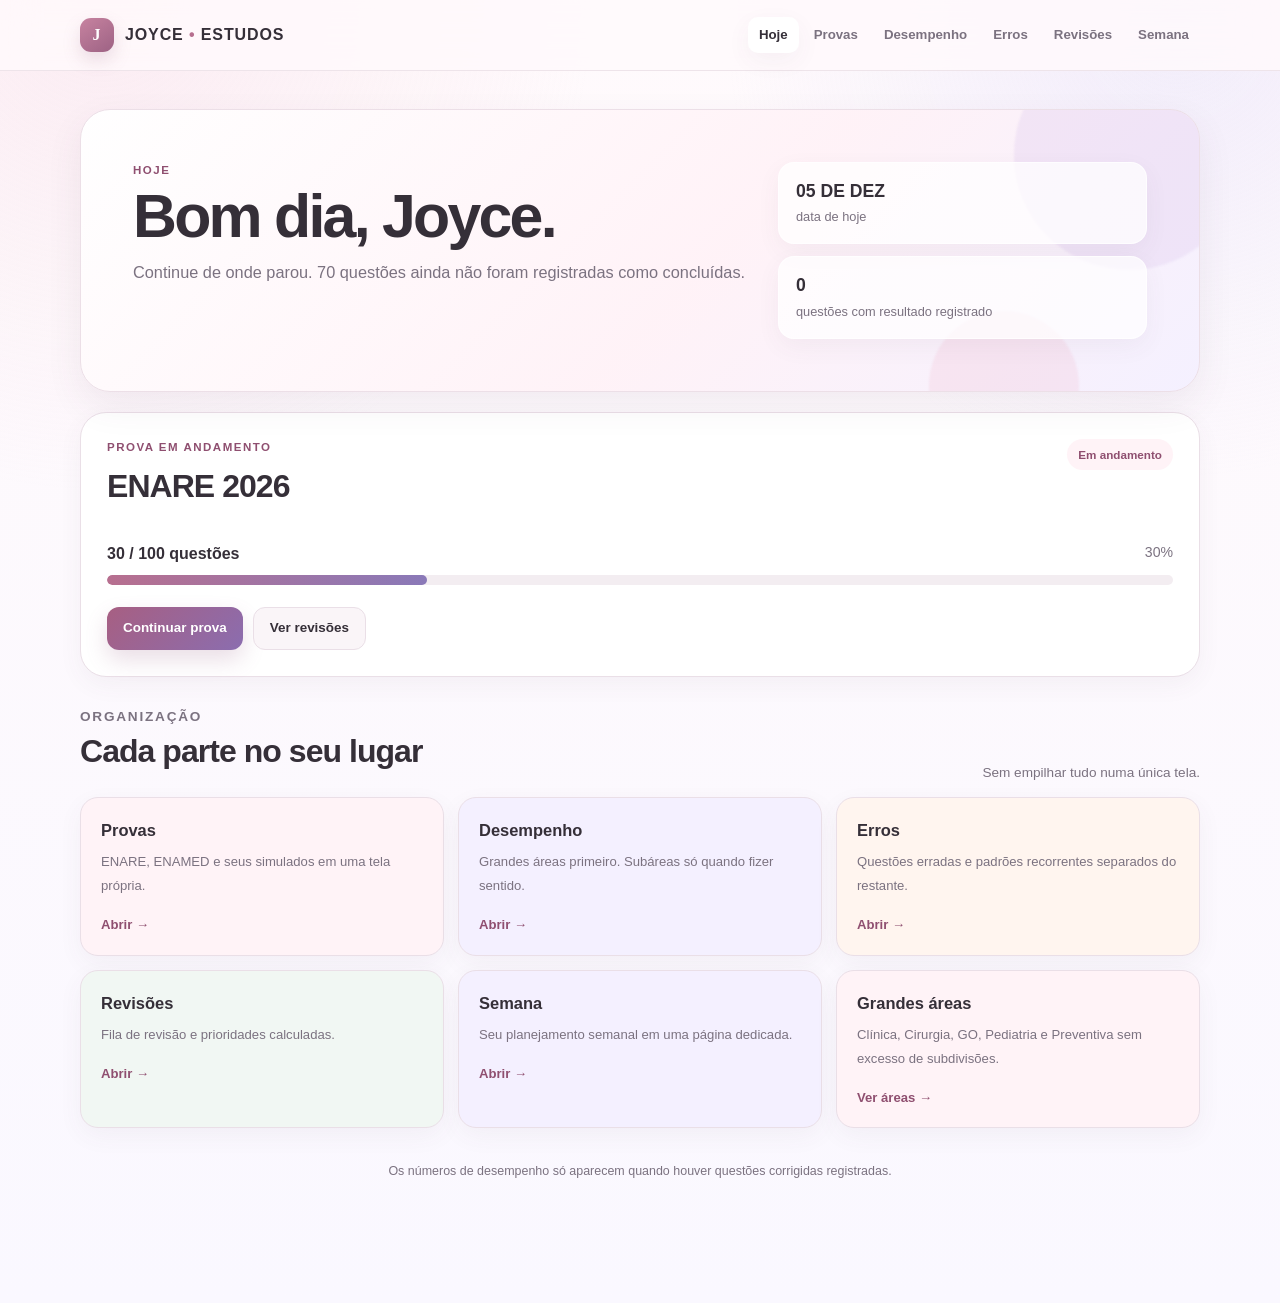
<file: index.html>
<!doctype html><html lang="pt-BR"><head><meta charset="utf-8"><meta name="viewport" content="width=device-width,initial-scale=1,viewport-fit=cover"><meta name="theme-color" content="#fffafc"><title>Joyce • Estudos</title><link rel="stylesheet" href="./css/styles.css"><script type="module" src="./js/app.js"></script></head><body data-page="home">
<header class="site-header"><div class="header-inner"><a class="brand" href="./index.html"><span class="brand-mark">J</span><span>JOYCE <span class="brand-dot">•</span> ESTUDOS</span></a><nav class="desktop-nav"><a class="nav-link is-active" href="./index.html">Hoje</a><a class="nav-link" href="./provas.html">Provas</a><a class="nav-link" href="./desempenho.html">Desempenho</a><a class="nav-link" href="./erros.html">Erros</a><a class="nav-link" href="./revisoes.html">Revisões</a><a class="nav-link" href="./semana.html">Semana</a></nav></div></header>
<main class="page-shell">
<section class="home-hero"><div class="hero-copy"><p class="eyebrow">HOJE</p><h1 class="hero-title" id="greeting">Boa noite, Joyce.</h1><p class="hero-text" id="hero-subtitle">Seu estudo fica mais simples quando cada coisa tem seu lugar.</p></div><div class="hero-side"><div class="hero-chip"><strong id="today-date">—</strong><span>data de hoje</span></div><div class="hero-chip"><strong id="questions-registered">0</strong><span>questões com resultado registrado</span></div></div></section>
<section class="current-card" aria-labelledby="focus-title"><div class="card-head"><div><p class="eyebrow">PROVA EM ANDAMENTO</p><h2 id="focus-title">Carregando…</h2></div><span class="status" id="focus-status">Em andamento</span></div><div class="progress-copy"><strong id="focus-progress-count">— / — questões</strong><span id="focus-progress-percent">—%</span></div><div class="progress-track" role="progressbar" aria-valuemin="0" aria-valuemax="100" aria-valuenow="0"><span class="progress-fill" id="focus-progress-bar"></span></div><div class="card-actions"><a class="button button-primary" href="./provas.html" id="continue-exam">Continuar prova</a><a class="button button-soft" href="./revisoes.html">Ver revisões</a></div></section>
<section class="section-block"><div class="section-title-row"><div><p class="eyebrow">ORGANIZAÇÃO</p><h2>Cada parte no seu lugar</h2></div><p>Sem empilhar tudo numa única tela.</p></div><div class="quick-grid"><a class="quick-card rose" href="./provas.html"><strong>Provas</strong><span>ENARE, ENAMED e seus simulados em uma tela própria.</span><span class="arrow">Abrir →</span></a><a class="quick-card lilac" href="./desempenho.html"><strong>Desempenho</strong><span>Grandes áreas primeiro. Subáreas só quando fizer sentido.</span><span class="arrow">Abrir →</span></a><a class="quick-card peach" href="./erros.html"><strong>Erros</strong><span>Questões erradas e padrões recorrentes separados do restante.</span><span class="arrow">Abrir →</span></a><a class="quick-card sage" href="./revisoes.html"><strong>Revisões</strong><span>Fila de revisão e prioridades calculadas.</span><span class="arrow">Abrir →</span></a><a class="quick-card lilac" href="./semana.html"><strong>Semana</strong><span>Seu planejamento semanal em uma página dedicada.</span><span class="arrow">Abrir →</span></a><a class="quick-card rose" href="./desempenho.html"><strong>Grandes áreas</strong><span>Clínica, Cirurgia, GO, Pediatria e Preventiva sem excesso de subdivisões.</span><span class="arrow">Ver áreas →</span></a></div></section>
<p class="footer-note">Os números de desempenho só aparecem quando houver questões corrigidas registradas.</p>
</main>
<nav class="mobile-nav"><a class="is-active" href="./index.html">Hoje</a><a href="./provas.html">Provas</a><a href="./desempenho.html">Desempenho</a><a href="./revisoes.html">Revisões</a><a href="./semana.html">Semana</a></nav>
</body></html>
</file>
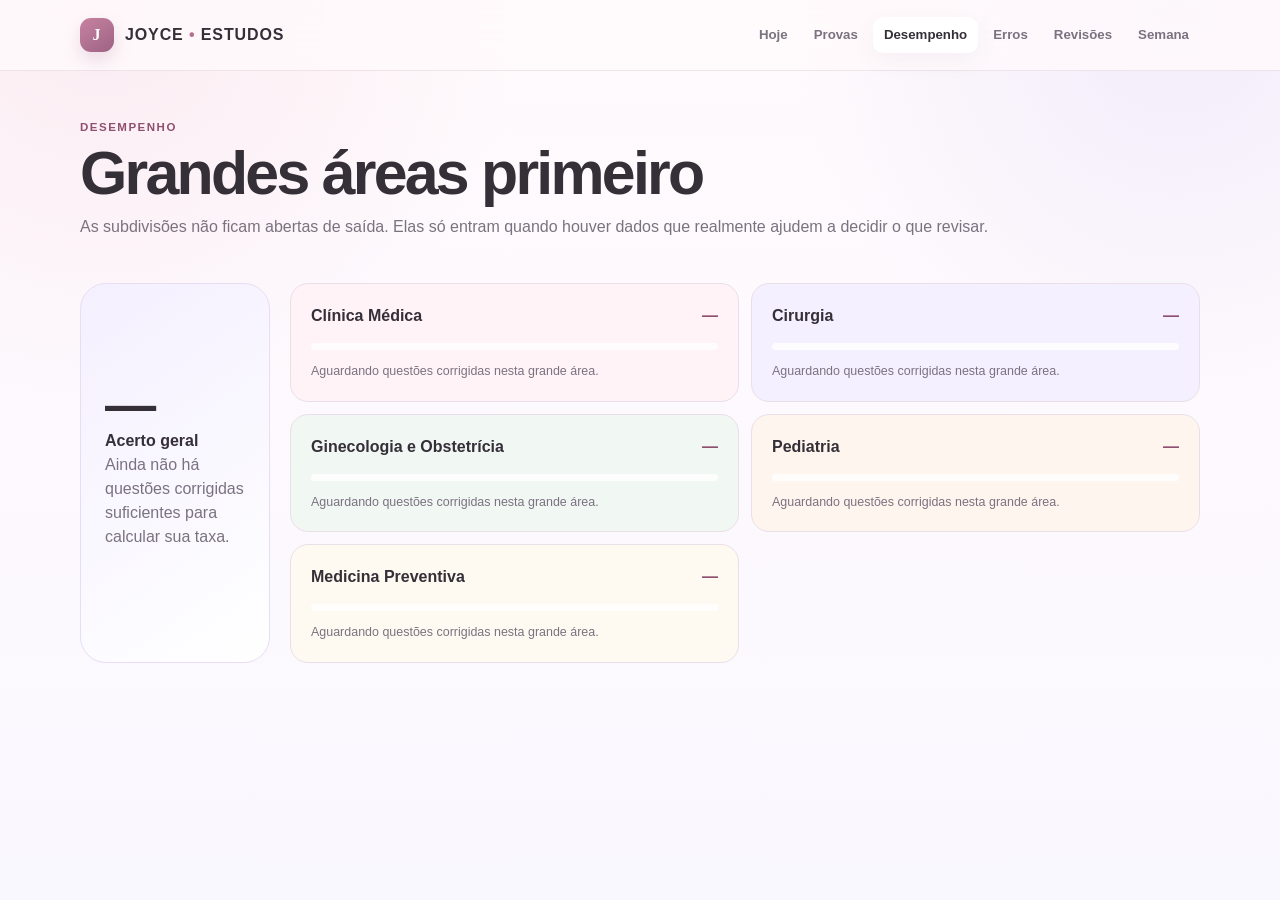
<file: desempenho.html>
<!doctype html><html lang="pt-BR"><head><meta charset="utf-8"><meta name="viewport" content="width=device-width,initial-scale=1,viewport-fit=cover"><meta name="theme-color" content="#fffafc"><title>Desempenho • Joyce Estudos</title><link rel="stylesheet" href="./css/styles.css"><script type="module" src="./js/app.js"></script></head><body data-page="desempenho"><header class="site-header"><div class="header-inner"><a class="brand" href="./index.html"><span class="brand-mark">J</span><span>JOYCE <span class="brand-dot">•</span> ESTUDOS</span></a><nav class="desktop-nav"><a class="nav-link" href="./index.html">Hoje</a><a class="nav-link" href="./provas.html">Provas</a><a class="nav-link is-active" href="./desempenho.html">Desempenho</a><a class="nav-link" href="./erros.html">Erros</a><a class="nav-link" href="./revisoes.html">Revisões</a><a class="nav-link" href="./semana.html">Semana</a></nav></div></header><main class="page-shell"><div class="page-head"><div><p class="eyebrow">DESEMPENHO</p><h1>Grandes áreas primeiro</h1><p class="subtle">As subdivisões não ficam abertas de saída. Elas só entram quando houver dados que realmente ajudem a decidir o que revisar.</p></div></div><div class="metric-row"><div class="metric-card"><span class="metric-value" id="overall-accuracy">—</span><strong>Acerto geral</strong><p class="subtle" id="accuracy-caption">Ainda não há questões corrigidas suficientes para calcular sua taxa.</p></div><div class="area-grid" id="area-performance"></div></div></main><nav class="mobile-nav"><a href="./index.html">Hoje</a><a href="./provas.html">Provas</a><a class="is-active" href="./desempenho.html">Desempenho</a><a href="./revisoes.html">Revisões</a><a href="./semana.html">Semana</a></nav></body></html>
</file>
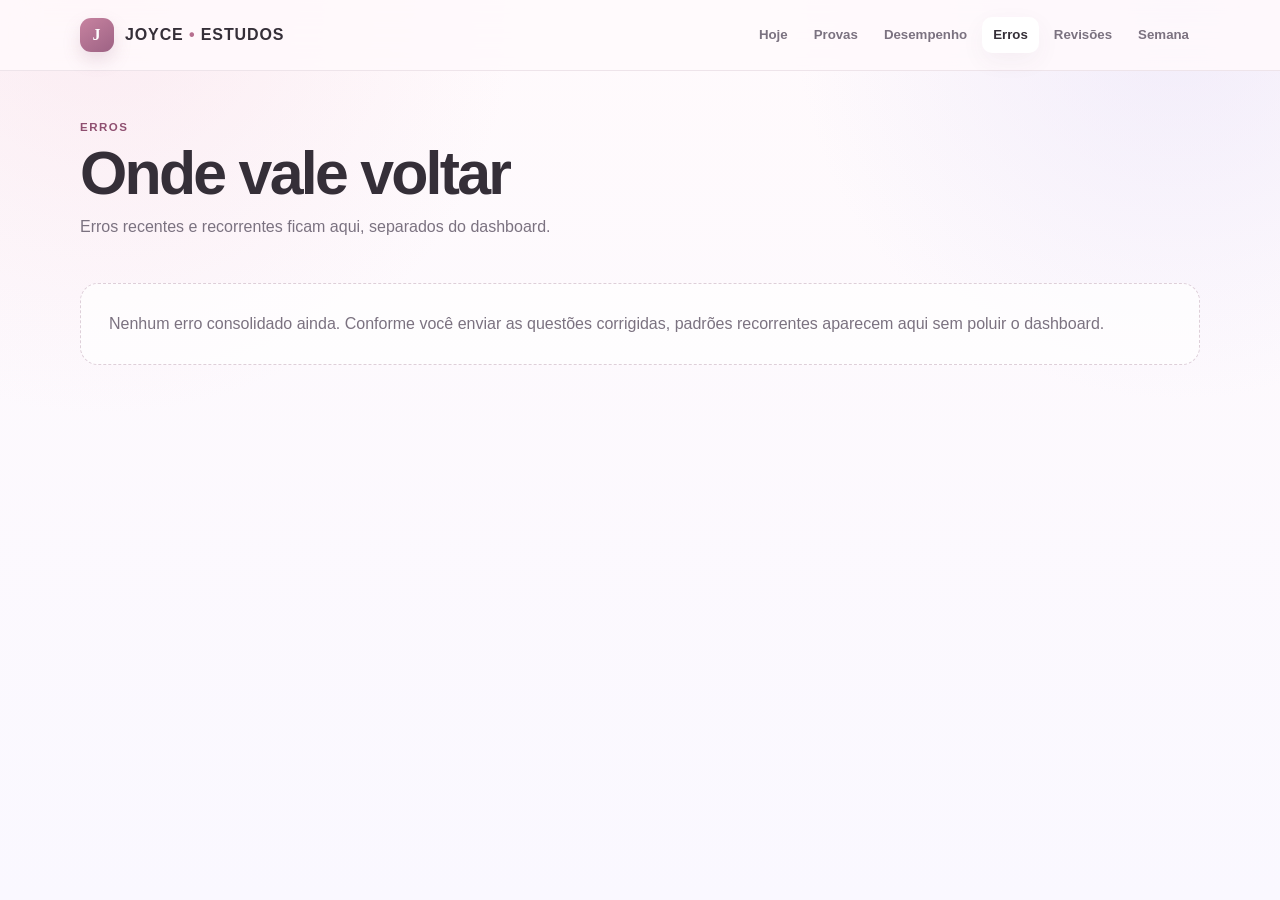
<file: erros.html>
<!doctype html><html lang="pt-BR"><head><meta charset="utf-8"><meta name="viewport" content="width=device-width,initial-scale=1,viewport-fit=cover"><meta name="theme-color" content="#fffafc"><title>Erros • Joyce Estudos</title><link rel="stylesheet" href="./css/styles.css"><script type="module" src="./js/app.js"></script></head><body data-page="erros"><header class="site-header"><div class="header-inner"><a class="brand" href="./index.html"><span class="brand-mark">J</span><span>JOYCE <span class="brand-dot">•</span> ESTUDOS</span></a><nav class="desktop-nav"><a class="nav-link" href="./index.html">Hoje</a><a class="nav-link" href="./provas.html">Provas</a><a class="nav-link" href="./desempenho.html">Desempenho</a><a class="nav-link is-active" href="./erros.html">Erros</a><a class="nav-link" href="./revisoes.html">Revisões</a><a class="nav-link" href="./semana.html">Semana</a></nav></div></header><main class="page-shell"><div class="page-head"><div><p class="eyebrow">ERROS</p><h1>Onde vale voltar</h1><p class="subtle">Erros recentes e recorrentes ficam aqui, separados do dashboard.</p></div></div><div class="error-list" id="error-list"></div></main><nav class="mobile-nav"><a href="./index.html">Hoje</a><a href="./provas.html">Provas</a><a href="./desempenho.html">Desempenho</a><a href="./revisoes.html">Revisões</a><a href="./semana.html">Semana</a></nav></body></html>
</file>
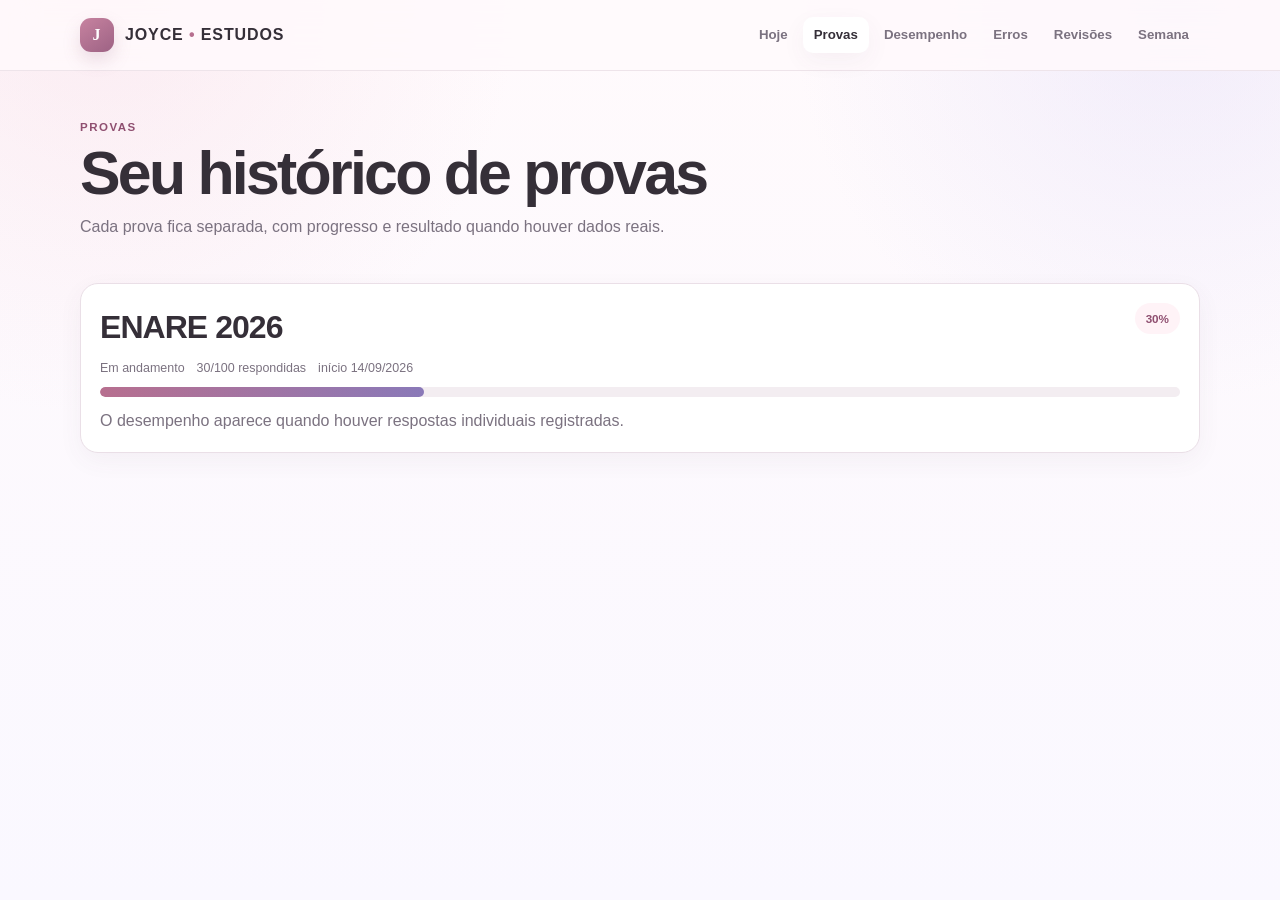
<file: provas.html>
<!doctype html><html lang="pt-BR"><head><meta charset="utf-8"><meta name="viewport" content="width=device-width,initial-scale=1,viewport-fit=cover"><meta name="theme-color" content="#fffafc"><title>Provas • Joyce Estudos</title><link rel="stylesheet" href="./css/styles.css"><script type="module" src="./js/app.js"></script></head><body data-page="provas"><header class="site-header"><div class="header-inner"><a class="brand" href="./index.html"><span class="brand-mark">J</span><span>JOYCE <span class="brand-dot">•</span> ESTUDOS</span></a><nav class="desktop-nav"><a class="nav-link" href="./index.html">Hoje</a><a class="nav-link is-active" href="./provas.html">Provas</a><a class="nav-link" href="./desempenho.html">Desempenho</a><a class="nav-link" href="./erros.html">Erros</a><a class="nav-link" href="./revisoes.html">Revisões</a><a class="nav-link" href="./semana.html">Semana</a></nav></div></header><main class="page-shell"><div class="page-head"><div><p class="eyebrow">PROVAS</p><h1>Seu histórico de provas</h1><p class="subtle">Cada prova fica separada, com progresso e resultado quando houver dados reais.</p></div></div><div class="exam-list" id="exam-list"></div></main><nav class="mobile-nav"><a href="./index.html">Hoje</a><a class="is-active" href="./provas.html">Provas</a><a href="./desempenho.html">Desempenho</a><a href="./revisoes.html">Revisões</a><a href="./semana.html">Semana</a></nav></body></html>
</file>
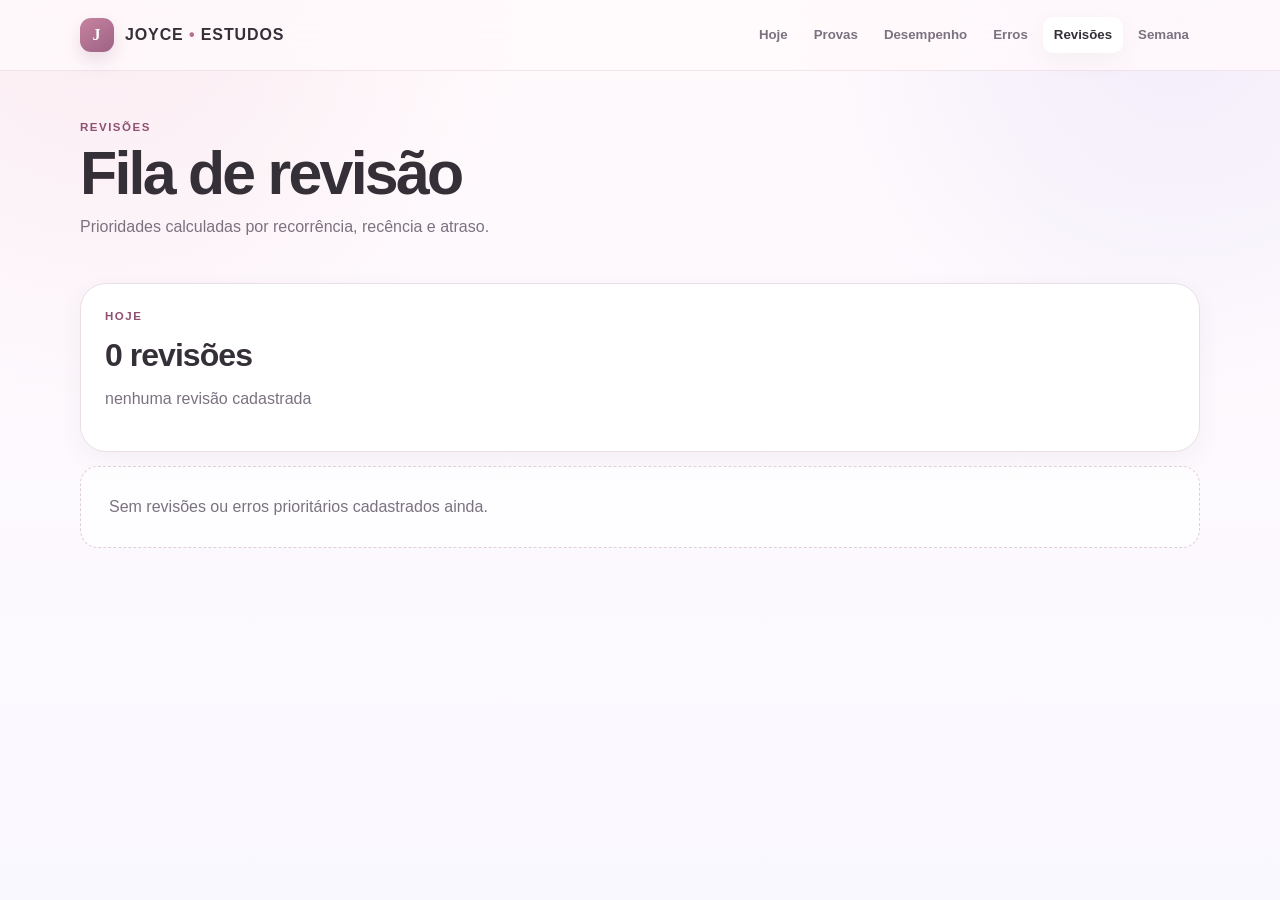
<file: revisoes.html>
<!doctype html><html lang="pt-BR"><head><meta charset="utf-8"><meta name="viewport" content="width=device-width,initial-scale=1,viewport-fit=cover"><meta name="theme-color" content="#fffafc"><title>Revisões • Joyce Estudos</title><link rel="stylesheet" href="./css/styles.css"><script type="module" src="./js/app.js"></script></head><body data-page="revisoes"><header class="site-header"><div class="header-inner"><a class="brand" href="./index.html"><span class="brand-mark">J</span><span>JOYCE <span class="brand-dot">•</span> ESTUDOS</span></a><nav class="desktop-nav"><a class="nav-link" href="./index.html">Hoje</a><a class="nav-link" href="./provas.html">Provas</a><a class="nav-link" href="./desempenho.html">Desempenho</a><a class="nav-link" href="./erros.html">Erros</a><a class="nav-link is-active" href="./revisoes.html">Revisões</a><a class="nav-link" href="./semana.html">Semana</a></nav></div></header><main class="page-shell"><div class="page-head"><div><p class="eyebrow">REVISÕES</p><h1>Fila de revisão</h1><p class="subtle">Prioridades calculadas por recorrência, recência e atraso.</p></div></div><div class="stack"><section class="panel"><p class="eyebrow">HOJE</p><h2><span id="reviews-today">0</span> revisões</h2><p class="subtle" id="reviews-today-detail">nenhuma revisão cadastrada</p></section><div class="review-list" id="priority-list"></div></div></main><nav class="mobile-nav"><a href="./index.html">Hoje</a><a href="./provas.html">Provas</a><a href="./desempenho.html">Desempenho</a><a class="is-active" href="./revisoes.html">Revisões</a><a href="./semana.html">Semana</a></nav></body></html>
</file>
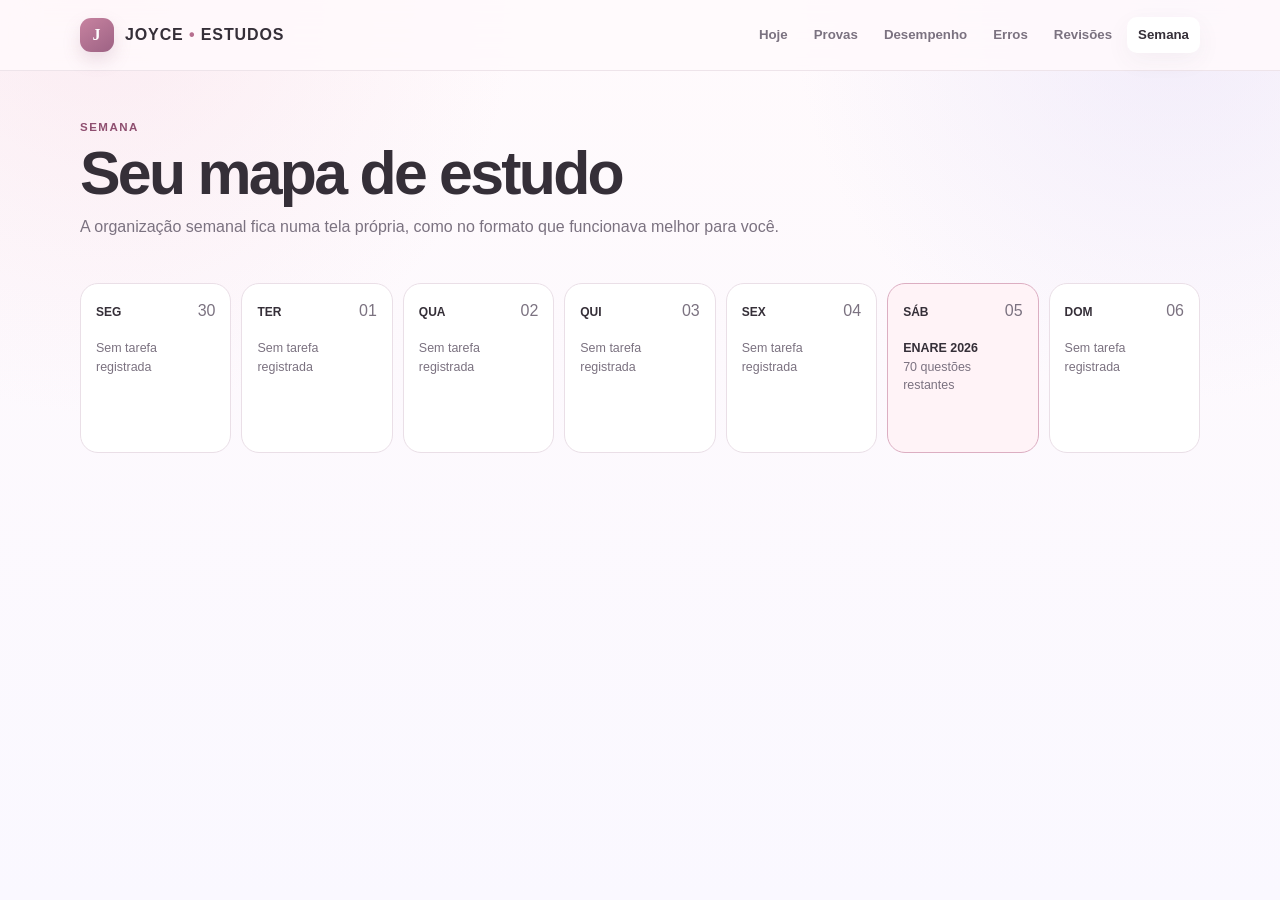
<file: semana.html>
<!doctype html><html lang="pt-BR"><head><meta charset="utf-8"><meta name="viewport" content="width=device-width,initial-scale=1,viewport-fit=cover"><meta name="theme-color" content="#fffafc"><title>Semana • Joyce Estudos</title><link rel="stylesheet" href="./css/styles.css"><script type="module" src="./js/app.js"></script></head><body data-page="semana"><header class="site-header"><div class="header-inner"><a class="brand" href="./index.html"><span class="brand-mark">J</span><span>JOYCE <span class="brand-dot">•</span> ESTUDOS</span></a><nav class="desktop-nav"><a class="nav-link" href="./index.html">Hoje</a><a class="nav-link" href="./provas.html">Provas</a><a class="nav-link" href="./desempenho.html">Desempenho</a><a class="nav-link" href="./erros.html">Erros</a><a class="nav-link" href="./revisoes.html">Revisões</a><a class="nav-link is-active" href="./semana.html">Semana</a></nav></div></header><main class="page-shell"><div class="page-head"><div><p class="eyebrow">SEMANA</p><h1>Seu mapa de estudo</h1><p class="subtle">A organização semanal fica numa tela própria, como no formato que funcionava melhor para você.</p></div></div><div class="week-grid" id="week-strip"></div></main><nav class="mobile-nav"><a href="./index.html">Hoje</a><a href="./provas.html">Provas</a><a href="./desempenho.html">Desempenho</a><a href="./revisoes.html">Revisões</a><a class="is-active" href="./semana.html">Semana</a></nav></body></html>
</file>
<file: css/styles.css>
:root{color-scheme:light;--bg:#fffafc;--bg-2:#faf8ff;--surface:#fff;--surface-rose:#fff3f7;--surface-lilac:#f4f0ff;--surface-sage:#f1f7f3;--surface-peach:#fff5ef;--ink:#352f38;--muted:#7b7280;--line:#eadfe7;--line-soft:#f2eaf0;--rose:#b76f8f;--rose-strong:#8f4f70;--lilac:#8a79b8;--sage:#7f9e8d;--peach:#d69a7d;--shadow:0 14px 36px rgba(93,65,86,.08);--shadow-soft:0 8px 24px rgba(93,65,86,.055);--radius-lg:26px;--radius-md:18px;--radius-sm:13px;--max:1120px}*{box-sizing:border-box}html{background:var(--bg)}body{margin:0;min-height:100vh;color:var(--ink);background:radial-gradient(circle at 8% 0%,rgba(244,209,222,.34),transparent 28%),radial-gradient(circle at 92% 2%,rgba(221,215,247,.38),transparent 26%),linear-gradient(180deg,var(--bg),var(--bg-2));font-family:Inter,ui-sans-serif,-apple-system,BlinkMacSystemFont,"SF Pro Text","Segoe UI",sans-serif;line-height:1.5;-webkit-font-smoothing:antialiased}a{color:inherit}button,a{-webkit-tap-highlight-color:transparent}:focus-visible{outline:3px solid rgba(183,111,143,.32);outline-offset:3px}.site-header{position:sticky;top:0;z-index:30;border-bottom:1px solid rgba(234,223,231,.8);background:rgba(255,250,252,.84);backdrop-filter:blur(18px)}.header-inner{width:min(calc(100% - 34px),var(--max));min-height:70px;margin:0 auto;display:flex;align-items:center;justify-content:space-between;gap:24px}.brand{display:inline-flex;align-items:center;gap:11px;text-decoration:none;font-weight:780;letter-spacing:.055em}.brand-mark{width:34px;height:34px;display:grid;place-items:center;border-radius:11px;background:linear-gradient(145deg,#c783a0,#9d6284);color:#fff;font-family:Georgia,serif;font-weight:700;box-shadow:0 8px 18px rgba(157,98,132,.2)}.brand-dot{color:var(--rose)}.desktop-nav{display:flex;align-items:center;gap:4px}.nav-link{padding:8px 11px;border-radius:10px;text-decoration:none;color:var(--muted);font-size:.83rem;font-weight:680}.nav-link:hover,.nav-link.is-active{background:#fff;color:var(--ink);box-shadow:var(--shadow-soft)}.page-shell{width:min(calc(100% - 34px),var(--max));margin:0 auto;padding:38px 0 110px}.page-head{display:flex;align-items:flex-end;justify-content:space-between;gap:28px;margin:10px 0 28px}.eyebrow{margin:0 0 6px;color:var(--rose-strong);font-size:.72rem;font-weight:820;letter-spacing:.13em;text-transform:uppercase}h1,h2,h3,p{margin-top:0}h1{margin-bottom:10px;font-size:clamp(2rem,5vw,3.8rem);letter-spacing:-.045em;line-height:1.03}h2{margin-bottom:8px;font-size:clamp(1.35rem,3vw,2rem);letter-spacing:-.03em}.subtle{color:var(--muted)}.home-hero{position:relative;overflow:hidden;display:grid;grid-template-columns:1.25fr .75fr;gap:30px;padding:clamp(26px,5vw,52px);border:1px solid #ecdfe7;border-radius:30px;background:linear-gradient(135deg,rgba(255,255,255,.98),rgba(255,242,247,.96) 56%,rgba(244,240,255,.96));box-shadow:var(--shadow)}.home-hero:before,.home-hero:after{content:"";position:absolute;border-radius:999px;filter:blur(1px);pointer-events:none}.home-hero:before{width:230px;height:230px;right:-45px;top:-70px;background:rgba(213,185,232,.23)}.home-hero:after{width:150px;height:150px;right:120px;bottom:-70px;background:rgba(239,183,204,.22)}.hero-copy,.hero-side{position:relative;z-index:2}.hero-title{margin-bottom:12px;max-width:680px}.hero-text{max-width:620px;color:var(--muted);font-size:1.02rem}.hero-side{display:grid;align-content:center;gap:12px}.hero-chip{padding:15px 17px;border:1px solid rgba(255,255,255,.72);border-radius:16px;background:rgba(255,255,255,.72);box-shadow:var(--shadow-soft)}.hero-chip strong{display:block;font-size:1.1rem}.hero-chip span{color:var(--muted);font-size:.8rem}.current-card{margin-top:20px;padding:26px;border:1px solid var(--line);border-radius:var(--radius-lg);background:#fff;box-shadow:var(--shadow-soft)}.card-head{display:flex;justify-content:space-between;align-items:flex-start;gap:18px}.status{padding:7px 11px;border-radius:999px;background:var(--surface-rose);color:var(--rose-strong);font-size:.73rem;font-weight:760}.progress-copy{display:flex;justify-content:space-between;gap:16px;margin-top:24px;color:var(--muted);font-size:.88rem}.progress-copy strong{color:var(--ink);font-size:1rem}.progress-track{height:10px;margin-top:9px;overflow:hidden;border-radius:999px;background:#f3edf1}.progress-fill{display:block;height:100%;width:0;border-radius:inherit;background:linear-gradient(90deg,var(--rose),var(--lilac));transition:width .35s ease}.card-actions{display:flex;flex-wrap:wrap;gap:10px;margin-top:22px}.button{display:inline-flex;align-items:center;justify-content:center;min-height:43px;padding:0 16px;border-radius:12px;text-decoration:none;font-size:.84rem;font-weight:760}.button-primary{color:#fff;background:linear-gradient(135deg,#a75f82,#8b6daf);box-shadow:0 10px 22px rgba(151,88,128,.2)}.button-soft{color:var(--ink);background:#faf5f8;border:1px solid var(--line)}.section-block{margin-top:30px}.section-title-row{display:flex;align-items:end;justify-content:space-between;gap:20px;margin-bottom:14px}.section-title-row p{margin-bottom:0;color:var(--muted);font-size:.85rem}.quick-grid{display:grid;grid-template-columns:repeat(3,1fr);gap:14px}.quick-card{min-height:148px;padding:20px;border:1px solid var(--line);border-radius:var(--radius-md);text-decoration:none;background:#fff;box-shadow:var(--shadow-soft);transition:transform .15s ease,box-shadow .15s ease}.quick-card:hover{transform:translateY(-2px);box-shadow:var(--shadow)}.quick-card.rose{background:var(--surface-rose)}.quick-card.lilac{background:var(--surface-lilac)}.quick-card.sage{background:var(--surface-sage)}.quick-card.peach{background:var(--surface-peach)}.quick-card strong{display:block;margin-bottom:6px;font-size:1.03rem}.quick-card span{color:var(--muted);font-size:.82rem}.quick-card .arrow{display:block;margin-top:18px;color:var(--rose-strong);font-weight:800}.panel{padding:24px;border:1px solid var(--line);border-radius:var(--radius-lg);background:#fff;box-shadow:var(--shadow-soft)}.stack{display:grid;gap:14px}.empty-state{padding:28px;border:1px dashed #decfd9;border-radius:var(--radius-md);background:rgba(255,255,255,.65);color:var(--muted)}.exam-list,.priority-list,.review-list,.error-list{display:grid;gap:12px}.exam-card,.list-card{padding:19px;border:1px solid var(--line);border-radius:var(--radius-md);background:#fff;box-shadow:var(--shadow-soft)}.exam-top,.list-card-top{display:flex;align-items:flex-start;justify-content:space-between;gap:18px}.exam-meta,.list-meta{display:flex;flex-wrap:wrap;gap:8px 12px;margin-top:7px;color:var(--muted);font-size:.78rem}.metric-row{display:grid;grid-template-columns:190px 1fr;gap:20px;align-items:stretch}.metric-card{display:grid;align-content:center;justify-items:start;min-height:180px;padding:24px;border-radius:var(--radius-lg);background:linear-gradient(145deg,var(--surface-lilac),#fff);border:1px solid #e7def5}.metric-value{font-size:3.2rem;line-height:.95;letter-spacing:-.06em;font-weight:760}.area-grid{display:grid;grid-template-columns:repeat(2,1fr);gap:12px}.area-card{padding:20px;border:1px solid var(--line);border-radius:var(--radius-md);background:#fff}.area-card:nth-child(1){background:var(--surface-rose)}.area-card:nth-child(2){background:var(--surface-lilac)}.area-card:nth-child(3){background:var(--surface-sage)}.area-card:nth-child(4){background:var(--surface-peach)}.area-card:nth-child(5){background:#fffaf1}.area-head{display:flex;justify-content:space-between;gap:12px}.area-value{color:var(--rose-strong);font-weight:800}.area-track{height:7px;margin-top:15px;border-radius:999px;background:rgba(255,255,255,.8);overflow:hidden}.area-fill{height:100%;background:linear-gradient(90deg,var(--rose),var(--lilac));border-radius:inherit}.area-note{margin:12px 0 0;color:var(--muted);font-size:.78rem}.week-grid{display:grid;grid-template-columns:repeat(7,minmax(120px,1fr));gap:10px;overflow-x:auto;padding-bottom:8px}.week-day{min-height:170px;padding:15px;border:1px solid var(--line);border-radius:var(--radius-md);background:#fff}.week-day.is-today{background:var(--surface-rose);border-color:#dcaec2}.week-day-head{display:flex;justify-content:space-between;align-items:baseline}.week-day-name{font-weight:780;font-size:.75rem;text-transform:uppercase}.week-day-date{color:var(--muted)}.week-tasks{list-style:none;margin:16px 0 0;padding:0;display:grid;gap:8px}.week-task{color:var(--muted);font-size:.78rem}.week-task strong{color:var(--ink)}.mobile-nav{display:none}.footer-note{margin-top:34px;color:var(--muted);font-size:.78rem;text-align:center}@media(max-width:900px){.desktop-nav{display:none}.page-shell{padding-top:24px;padding-bottom:104px}.home-hero{grid-template-columns:1fr;padding:26px}.hero-side{grid-template-columns:repeat(2,1fr)}.quick-grid{grid-template-columns:repeat(2,1fr)}.metric-row{grid-template-columns:1fr}.area-grid{grid-template-columns:1fr}.page-head{align-items:flex-start;flex-direction:column}.mobile-nav{position:fixed;left:10px;right:10px;bottom:max(10px,env(safe-area-inset-bottom));z-index:50;display:grid;grid-template-columns:repeat(5,1fr);gap:2px;padding:6px;border:1px solid rgba(234,223,231,.9);border-radius:20px;background:rgba(255,255,255,.92);box-shadow:0 16px 34px rgba(95,65,87,.13);backdrop-filter:blur(18px)}.mobile-nav a{min-width:0;padding:9px 4px;border-radius:14px;color:var(--muted);text-align:center;text-decoration:none;font-size:.66rem;font-weight:700}.mobile-nav a.is-active{background:var(--surface-rose);color:var(--rose-strong)}}@media(max-width:560px){.header-inner{min-height:64px}.brand{font-size:.88rem}.home-hero{border-radius:24px}.hero-side{grid-template-columns:1fr}.current-card,.panel{padding:20px}.quick-grid{grid-template-columns:1fr}.quick-card{min-height:122px}.section-title-row{align-items:flex-start;flex-direction:column;gap:4px}.card-head,.exam-top,.list-card-top{flex-direction:column}.week-grid{grid-template-columns:1fr;overflow:visible}.week-day{min-height:auto}}
</file>
